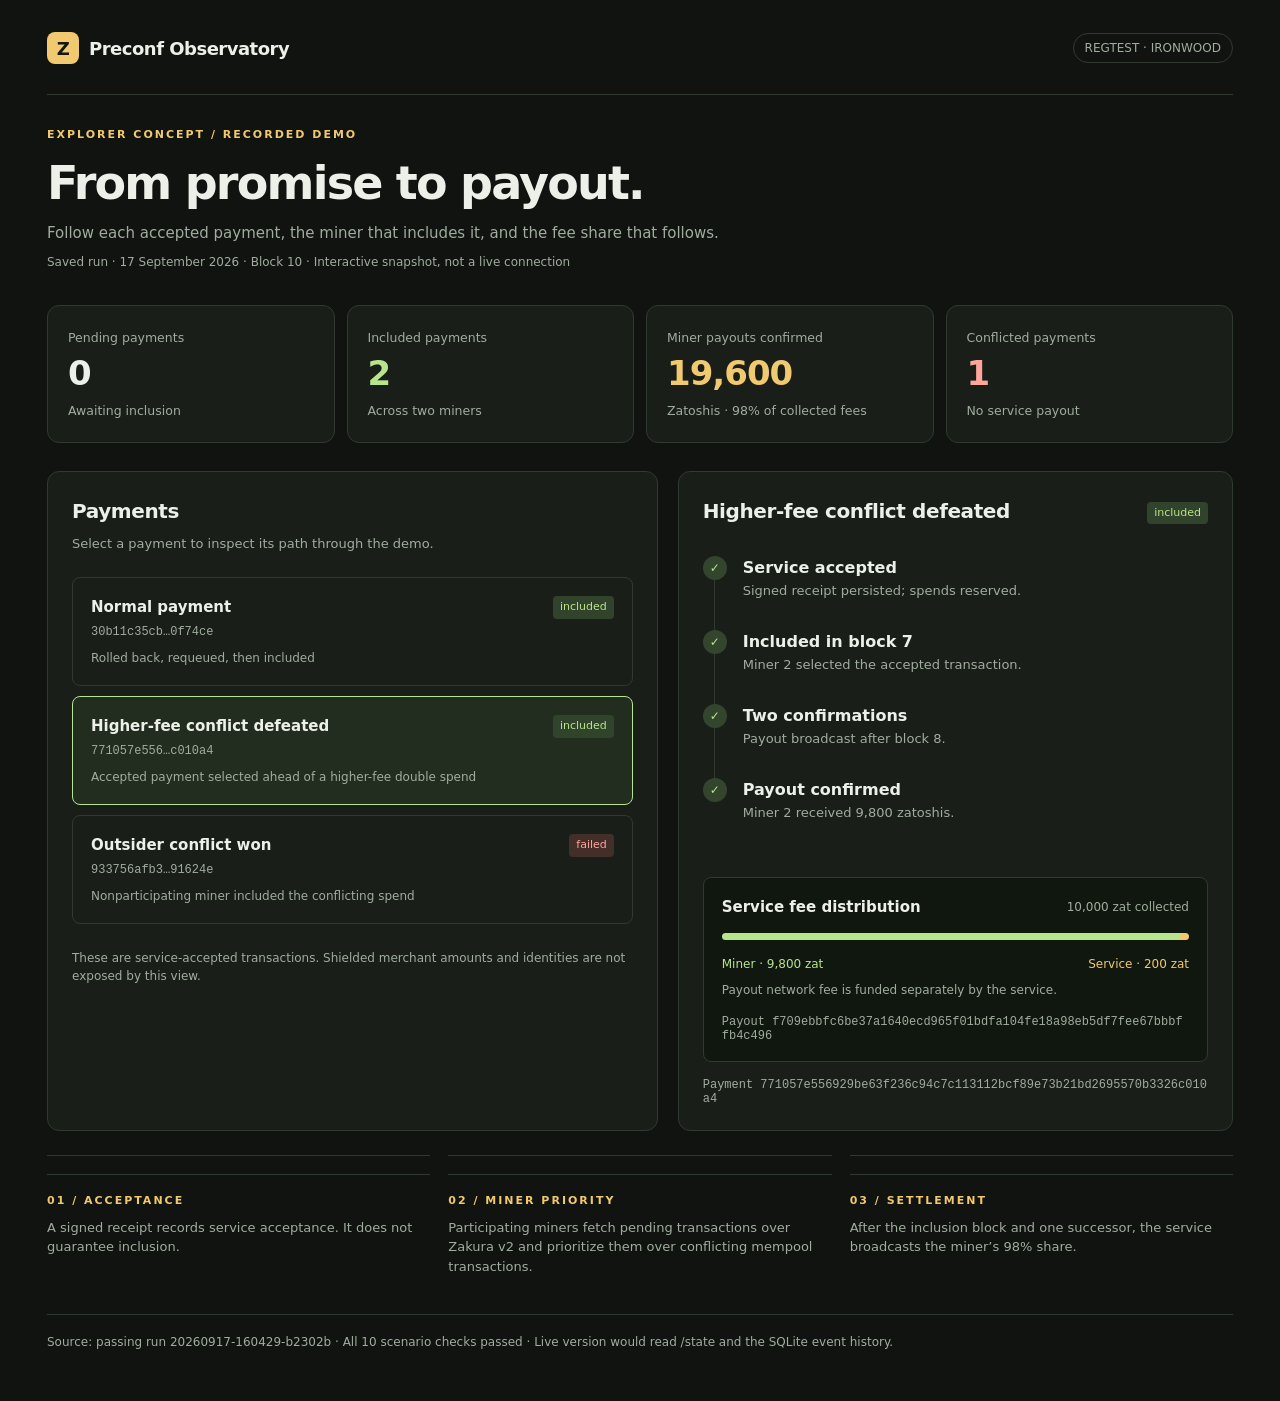
<file: docs/show-me-explorer.html>
<!doctype html>
<html lang="en"><meta charset="utf-8"><meta name="viewport" content="width=device-width,initial-scale=1"><title>Preconf Observatory · Demo preview</title>
<style>
:root{color-scheme:dark;--bg:#101310;--panel:#191e19;--border:#303a30;--text:#ecf0e8;--muted:#a0ad9e;--green:#b7e58c;--gold:#f1c96e;--red:#ffa69c}*{box-sizing:border-box}body{margin:0;background:var(--bg);color:var(--text);font:15px/1.5 system-ui,sans-serif}main{max-width:1250px;margin:auto;padding:32px}header{display:flex;justify-content:space-between;align-items:center;gap:15px;padding-bottom:30px;border-bottom:1px solid var(--border)}.brand{font-weight:700;font-size:18px;letter-spacing:-.5px}.mark{display:inline-grid;place-items:center;background:var(--gold);color:#151811;border-radius:8px;width:32px;height:32px;margin-right:10px}.badge{border:1px solid var(--border);border-radius:20px;padding:5px 11px;font-size:12px;color:var(--muted)}.eyebrow{color:var(--gold);font-size:11px;font-weight:700;letter-spacing:2px;text-transform:uppercase}h1{font-size:clamp(30px,4vw,46px);font-weight:550;letter-spacing:-1.8px;line-height:1.1;margin:14px 0}h2{font-weight:550;letter-spacing:-.4px;font-size:20px;margin:0 0 5px}h3{font-size:16px;font-weight:600;margin:0}p{color:var(--muted);margin:8px 0}.intro{padding:32px 0 26px}.metrics{display:grid;grid-template-columns:repeat(4,1fr);gap:12px;margin-bottom:28px}.metric,.box{background:var(--panel);border:1px solid var(--border);border-radius:12px}.metric{padding:20px}.metric strong{display:block;font-size:34px;letter-spacing:-1px;font-weight:550}.metric small,.muted{color:var(--muted)}.green{color:var(--green)}.gold{color:var(--gold)}.red{color:var(--red)}.columns{display:grid;grid-template-columns:1.1fr 1fr;gap:20px}.box{padding:24px}.subtitle{font-size:13px;margin-bottom:24px}.payment{display:block;text-align:left;width:100%;padding:18px;border:1px solid var(--border);border-radius:8px;background:transparent;color:var(--text);cursor:pointer;margin-top:10px;font:inherit}.payment:hover{background:#222b20}.payment[aria-pressed=true]{border-color:var(--green);background:#222d1f}.row{display:flex;align-items:center;justify-content:space-between;gap:10px}.status{font-size:11px;border-radius:4px;padding:3px 7px;background:#32432b;color:var(--green);white-space:nowrap}.status.failed{background:#442e29;color:var(--red)}code{font:12px ui-monospace,monospace;color:var(--muted)}.payment p{font-size:12px;margin-bottom:0}.rail{margin:25px 0}.step{display:grid;grid-template-columns:28px 1fr;gap:12px;min-height:74px;position:relative}.step:not(:last-child):before{content:'';position:absolute;top:24px;bottom:0;left:11px;width:1px;background:var(--border)}.dot{width:24px;height:24px;border-radius:50%;background:#34452d;color:var(--green);font-size:12px;text-align:center;line-height:24px}.step.bad .dot{background:#442e29;color:var(--red)}.step p{margin:1px 0 20px;font-size:13px}.settlement{background:#10170f;border:1px solid var(--border);border-radius:8px;padding:18px}.bar{display:flex;height:7px;border-radius:9px;overflow:hidden;margin:15px 0}.bar span:first-child{width:98%;background:var(--green)}.bar span:last-child{width:2%;background:var(--gold)}.small{font-size:12px}.hash{word-break:break-all;margin-top:16px;display:block}.notes{display:grid;grid-template-columns:repeat(3,1fr);gap:18px;margin:24px 0}.notes div{border-top:1px solid var(--border);padding-top:18px}.notes p{font-size:13px}footer{border-top:1px solid var(--border);padding:18px 0;margin-top:30px;color:var(--muted);font-size:12px}button:focus-visible{outline:2px solid var(--gold);outline-offset:3px}@media(max-width:800px){main{padding:20px}.columns{grid-template-columns:1fr}.metrics{grid-template-columns:1fr 1fr}.metric{padding:15px}.notes{grid-template-columns:1fr}header{align-items:flex-start}.box{padding:18px}}
</style>
<main><header><div class="brand"><span class="mark">Z</span>Preconf Observatory</div><span class="badge">REGTEST · IRONWOOD</span></header>
<section class="intro"><div class="eyebrow">Explorer concept / recorded demo</div><h1>From promise to payout.</h1><p>Follow each accepted payment, the miner that includes it, and the fee share that follows.</p><p class="small">Saved run · 17 September 2026 · Block 10 · Interactive snapshot, not a live connection</p></section>
<section class="metrics" aria-label="Run summary"><div class="metric"><small>Pending payments</small><strong>0</strong><small>Awaiting inclusion</small></div><div class="metric"><small>Included payments</small><strong class="green">2</strong><small>Across two miners</small></div><div class="metric"><small>Miner payouts confirmed</small><strong class="gold">19,600</strong><small>Zatoshis · 98% of collected fees</small></div><div class="metric"><small>Conflicted payments</small><strong class="red">1</strong><small>No service payout</small></div></section>
<div class="columns"><section class="box"><h2>Payments</h2><p class="subtitle">Select a payment to inspect its path through the demo.</p><div id="payments"></div><p class="small" style="margin-top:25px">These are service-accepted transactions. Shielded merchant amounts and identities are not exposed by this view.</p></section><section class="box" aria-live="polite"><div class="row"><h2 id="detail-title"></h2><span id="detail-status" class="status"></span></div><div id="rail" class="rail"></div><div id="settlement"></div><code id="hash" class="hash"></code></section></div>
<section class="notes"><div><div class="eyebrow">01 / Acceptance</div><p>A signed receipt records service acceptance. It does not guarantee inclusion.</p></div><div><div class="eyebrow">02 / Miner priority</div><p>Participating miners fetch pending transactions over Zakura v2 and prioritize them over conflicting mempool transactions.</p></div><div><div class="eyebrow">03 / Settlement</div><p>After the inclusion block and one successor, the service broadcasts the miner’s 98% share.</p></div></section>
<footer>Source: passing run 20260917-160429-b2302b · All 10 scenario checks passed · Live version would read /state and the SQLite event history.</footer></main>
<script id="demo-data" type="application/json">{"passed": true, "scenarios": ["normal-payment", "duplicate-submit", "higher-fee-conflict-first", "service-conflict-rejection", "two-confirmation-payout", "both-miners-paid", "no-double-payment", "reorg-before-payout", "nonparticipating-miner-conflict", "restart-recovery"], "ledger": {"payouts": [{"amount": 9800, "block": {"hash": "d9988995814cf0487b894b44f0347f7e2f96983d7cca4ca5bc8dc82c06c975d9", "height": 4}, "reason": null, "status": "confirmed", "txid": "65203ceeddcfa0a9ac25c4ee8b940a4f1d9522160ba3a3ca41f2907b54c3cd1a", "txids": ["30b11c35cba067661fc0ea3f47f7ba27550559ad210fe2d5502bb8f6010f74ce"]}, {"amount": 9800, "block": {"hash": "b353f34a0b69d1531352263fd1f0253a7264cc0a7dc2084825e8cfc8f96aa861", "height": 7}, "reason": null, "status": "confirmed", "txid": "f709ebbfc6be37a1640ecd965f01bdfa104fe18a98eb5df7fee67bbbffb4c496", "txids": ["771057e556929be63f236c94c7c113112bcf89e73b21bd2695570b3326c010a4"]}], "records": [{"failure_reason": null, "fee": 10000, "inclusion": {"hash": "d9988995814cf0487b894b44f0347f7e2f96983d7cca4ca5bc8dc82c06c975d9", "height": 4}, "status": "included", "txid": "30b11c35cba067661fc0ea3f47f7ba27550559ad210fe2d5502bb8f6010f74ce"}, {"failure_reason": null, "fee": 10000, "inclusion": {"hash": "b353f34a0b69d1531352263fd1f0253a7264cc0a7dc2084825e8cfc8f96aa861", "height": 7}, "status": "included", "txid": "771057e556929be63f236c94c7c113112bcf89e73b21bd2695570b3326c010a4"}, {"failure_reason": "conflict", "fee": 10000, "inclusion": null, "status": "failed", "txid": "933756afb30f4e50e8e17d847b5d601524e16a00a05492c2cc836e1bd391624e"}], "tip": {"hash": "eecd93cd818bb19852629058c68940cc15ce7ab8aeeffa855e1cd24e1be312ef", "height": 10}}}</script>
<script>
const data=JSON.parse(document.getElementById('demo-data').textContent);
const titles=['Normal payment','Higher-fee conflict defeated','Outsider conflict won'];
const descriptions=['Rolled back, requeued, then included','Accepted payment selected ahead of a higher-fee double spend','Nonparticipating miner included the conflicting spend'];
const short=id=>id.slice(0,10)+'…'+id.slice(-6);
const records=data.ledger.records;
const list=document.getElementById('payments');
records.forEach((r,i)=>{const b=document.createElement('button');b.className='payment';b.setAttribute('aria-pressed','false');b.innerHTML=`<div class="row"><strong>${titles[i]}</strong><span class="status ${r.status==='failed'?'failed':''}">${r.status}</span></div><code>${short(r.txid)}</code><p>${descriptions[i]}</p>`;b.onclick=()=>select(i);list.append(b)});
function select(i){const r=records[i],p=data.ledger.payouts.find(p=>p.txids.includes(r.txid));
[...list.children].forEach((b,j)=>b.setAttribute('aria-pressed',String(i===j)));
document.getElementById('detail-title').textContent=titles[i];const badge=document.getElementById('detail-status');badge.textContent=r.status;badge.className='status '+(r.status==='failed'?'failed':'');
let steps=[['Service accepted','Signed receipt persisted; spends reserved.']];
if(i===0)steps.push(['Block rolled back','Payment returned to pending; unsigned payout canceled.']);
if(p){steps.push([`Included in block ${r.inclusion.height}`,`Miner ${i+1} selected the accepted transaction.`],['Two confirmations',`Payout broadcast after block ${r.inclusion.height+1}.`],['Payout confirmed',`Miner ${i+1} received 9,800 zatoshis.`]);}
else steps.push(['Conflicting transaction mined','The outsider’s block spent the same input.'],['Acceptance failed','Reason: conflict. No service fee collected or payout assigned.']);
document.getElementById('rail').innerHTML=steps.map((s,j)=>`<div class="step ${!p&&j>0?'bad':''}"><span class="dot">${!p&&j>0?'×':'✓'}</span><div><h3>${s[0]}</h3><p>${s[1]}</p></div></div>`).join('');
document.getElementById('settlement').innerHTML=p?`<div class="settlement"><div class="row"><strong>Service fee distribution</strong><span class="muted small">10,000 zat collected</span></div><div class="bar"><span></span><span></span></div><div class="row small"><span class="green">Miner · 9,800 zat</span><span class="gold">Service · 200 zat</span></div><p class="small">Payout network fee is funded separately by the service.</p><code class="hash">Payout ${p.txid}</code></div>`:`<div class="settlement"><strong class="red">No payout</strong><p class="small">The accepted transaction never landed. Its proposed 10,000-zatoshi service fee was never collected.</p></div>`;
document.getElementById('hash').textContent='Payment '+r.txid;
}select(1);
</script></html>
</file>
